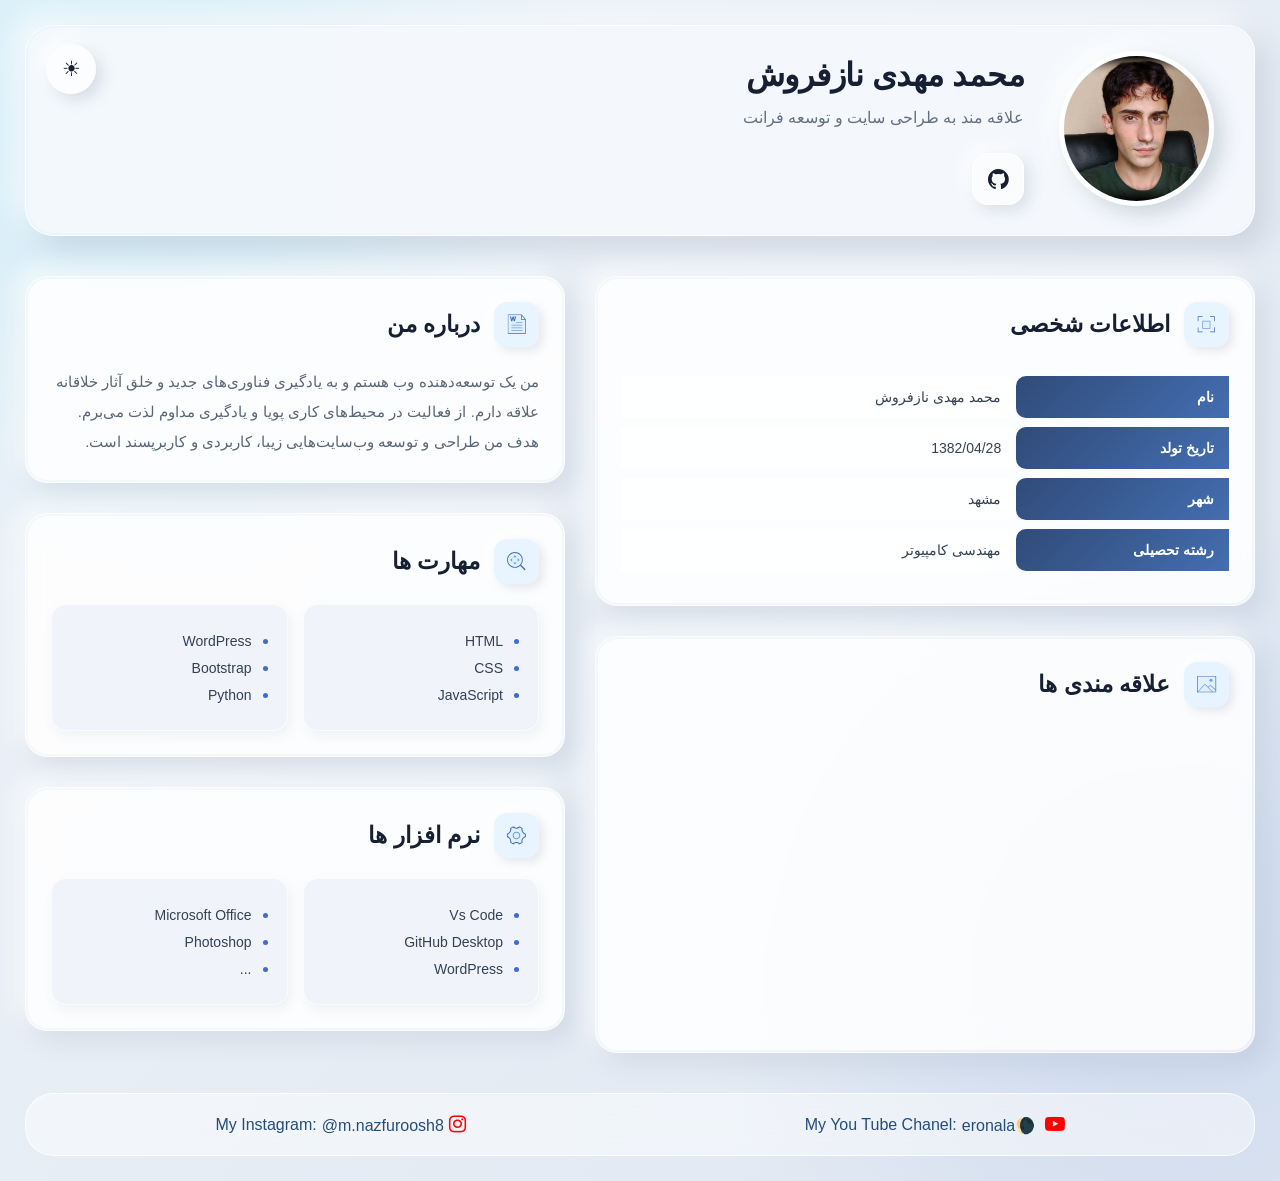
<file: index.html>
<!DOCTYPE html>
<html lang="en">
<head>
    <meta charset="UTF-8">
    <meta name="viewport" content="width=device-width, initial-scale=1.0">
    <title>صفحه شخصی من</title>
    <link rel="stylesheet" href="https://cdnjs.cloudflare.com/ajax/libs/font-awesome/4.7.0/css/font-awesome.min.css">
    <link rel="stylesheet"  href="about me.css">
</head>
<body>
    <header>
        <nav>
            <button id="themeToggle" class="theme-toggle" aria-label="تغییر حالت شب و روز">
                <span class="sun">☀</span><span class="moon">🌙</span>
            </button>
            <section>            
                <img src="me.jpg" alt="محمد مهدی نازفروش">
           </section>
           <section>
            <h1>محمد مهدی نازفروش</h1>
            <p>علاقه مند به طراحی سایت و توسعه فرانت</p>
            <a href="https://mohammadmahdinazfuroosh-1382.github.io/my-website/" target="_blank"><i style="font-size:24px" class="fa">&#xf09b;</i></a>
           </section>
        </nav>
    </header>
    <main>
        <section class="info">
            <section>
                <div class="ac">
                <svg viewBox="0 0 1024 1024" class="icon" version="1.1" xmlns="http://www.w3.org/2000/svg" fill="#000000"><g id="SVGRepo_bgCarrier" stroke-width="0"></g><g id="SVGRepo_tracerCarrier" stroke-linecap="round" stroke-linejoin="round"></g><g id="SVGRepo_iconCarrier"><path d="M381.5 411.1h247.8v219.1H381.5z" fill="#E1F0FF"></path>
                <path d="M787.3 401.8h-24.4v-137H626v-24.3h161.3z" fill="#446EB1"></path><path d="M787.3 768.5H626v-24.4h136.9V600.5h24.4z" fill="#446EB1"></path><path d="M246.7 401.8h-24.4V240.5h161.3v24.3H246.7z" fill="#446EB1">

                </path><path d="M383.6 769.9H222.3V608.6h24.4v137h136.9z" fill="#446EB1"></path><path d="M629.3 654.6H385.9c-6.7 0-12.2-5.4-12.2-12.2V398.9c0-6.7 5.4-12.2 12.2-12.2h243.5c6.7 0 12.2 5.4 12.2 12.2v243.5c-0.1 6.7-5.5 12.2-12.3 12.2zM398 630.2h219.1V411.1H398v219.1z" fill="#6D9EE8"></path></g></svg>
            <h1>اطلاعات شخصی</h1>
                </div>

            <table>
                <tr><th>نام</th><td> محمد مهدی نازفروش</td></tr>
                <tr><th> تاریخ تولد</th><td>1382/04/28</td></tr>
                <tr><th>شهر</th><td>مشهد</td></tr>
                <tr><th>رشته تحصیلی</th><td>مهندسی کامپیوتر</td></tr>
            </table>                
            </section>

            <section>
                <div class="ac">
<svg viewBox="0 0 1024 1024" class="icon" version="1.1" xmlns="http://www.w3.org/2000/svg" fill="#000000"><g id="SVGRepo_bgCarrier" stroke-width="0"></g><g id="SVGRepo_tracerCarrier" stroke-linecap="round" stroke-linejoin="round"></g><g id="SVGRepo_iconCarrier"><path d="M212.5 239.8h609.3v516.5H212.5z" fill="#E1F0FF"></path><path d="M229.5 766l-16.7-16.5 249-261.1 263.5 263.8-16.1 17-246.8-247.4z" fill="#6D9EE8"></path><path d="M806.8 698.2L636.6 552.4c-20 20.5-58.4 59.9-62.5 63.2l-14.6-18.5-0.1 0.1c4-3.5 43.9-44.3 68.1-69.2l7.6-7.8 186.6 159.9-14.9 18.1z" fill="#6D9EE8"></path><path d="M610.4 374.5a49.4 50.2 0 1 0 98.8 0 49.4 50.2 0 1 0-98.8 0Z" fill="#6D9EE8"></path><path d="M808.9 228.5h22.3V772h-22.3zM202.1 228.5h606.8v22.6H202.1z" fill="#446EB1"></path><path d="M198.9 228.5h22.3V772h-22.3z" fill="#446EB1"></path><path d="M202.1 749.4h606.8V772H202.1z" fill="#446EB1"></path></g></svg>
                <h1>علاقه مندی ها</h1>

                </div>    
                <div class="favorite-slider">
        <img src="chees.jpg" alt="شطرنج" class="favorite-image">
        <img src="game.jpg" alt="گیم" class="favorite-image">
        <img src="program.jpg" alt="برنامه نویسی" class="favorite-image">
    </div>
            </section>
        </section>
        <section class="about-me">
                <section class="skill">
                    <div class="ac">
                    <svg viewBox="0 0 1024 1024" class="icon" version="1.1" xmlns="http://www.w3.org/2000/svg" fill="#000000"><g id="SVGRepo_bgCarrier" stroke-width="0"></g><g id="SVGRepo_tracerCarrier" stroke-linecap="round" stroke-linejoin="round"></g><g id="SVGRepo_iconCarrier"><path d="M227.7 180.4h455.2v22.8H227.7z" fill="#446EB1"></path><path d="M666 196.6l17-16.2 136.4 159.4-17 16.2L666 196.6zM227.7 203.2h22.8V795h-22.8z" fill="#446EB1"></path><path d="M250.5 203.2v594.7h546.2V363.3H660.2V203.2H250.5z" fill="#E1F0FF"></path><path d="M796.7 339.7h22.8v455.2h-22.8zM227.7 794.9h591.8v22.8H227.7z" fill="#446EB1"></path><path d="M500.8 430.8h204.8v22.8H500.8zM341.5 521.8h364.2v22.8H341.5zM341.5 612.9h364.2v22.8H341.5zM341.5 703.9h364.2v22.8H341.5z" fill="#6D9EE8"></path><path d="M660.2 203.2H683v159.3h-22.8z" fill="#446EB1"></path><path d="M682.9 339.7h113.8v22.8H682.9zM442.3 277.3h15.3L440 347.7l-22.8-99h-36.6l-26.5 99-19.9-99H296L334.8 408h37.4l26.2-94.2 23.4 94.2h34.5l44.5-159.3h-58.6v28.6h0.1z" fill="#446EB1"></path></g></svg>
                    <h1>درباره من</h1>                        
                    </div>

<p>من یک توسعه‌دهنده وب هستم و به یادگیری فناوری‌های جدید و خلق آثار خلاقانه علاقه دارم. از فعالیت در محیط‌های کاری پویا و یادگیری مداوم لذت می‌برم. هدف من طراحی و توسعه وب‌سایت‌هایی زیبا، کاربردی و کاربرپسند است.</p> 
               </section>
                <section class="skill">
                    <div class="ac">
                    <svg viewBox="0 0 1024 1024" class="icon" version="1.1" xmlns="http://www.w3.org/2000/svg" fill="#000000"><g id="SVGRepo_bgCarrier" stroke-width="0"></g><g id="SVGRepo_tracerCarrier" stroke-linecap="round" stroke-linejoin="round"></g><g id="SVGRepo_iconCarrier"><path d="M460 459.3m-245.2 0a245.2 245.2 0 1 0 490.4 0 245.2 245.2 0 1 0-490.4 0Z" fill="#E1F0FF"></path><path d="M460 719c-69.4 0-134.6-27-183.6-76.1s-76.1-114.3-76.1-183.6c0-69.4 27-134.6 76.1-183.6s114.3-76.1 183.6-76.1c69.4 0 134.6 27 183.6 76.1s76.1 114.3 76.1 183.6c0 69.4-27 134.6-76.1 183.6S529.4 719 460 719z m0-490.4c-61.6 0-119.6 24-163.1 67.6-43.6 43.6-67.6 101.5-67.6 163.1s24 119.6 67.6 163.1C340.4 666 398.4 690 460 690s119.6-24 163.1-67.6c43.6-43.6 67.6-101.5 67.6-163.1s-24-119.6-67.6-163.1c-43.5-43.6-101.5-67.6-163.1-67.6z" fill="#446EB1"></path><path d="M397 370.1l63-63 63 63M550.9 398l63 63-63 63.1M369.1 398L306 461l63 63.1M397 548.5l63 63 63-63" fill="#6D9EE8"></path><path d="M640.6 630.6c8.7-8.7 22.8-8.7 31.5 0L802 760.5c8.6 8.9 8.3 23-0.5 31.5-8.6 8.3-22.3 8.3-31 0L640.6 662.1c-8.4-8.6-8.1-22.6 0-31.5z" fill="#446EB1"></path></g></svg>
                    <h1>مهارت ها</h1>
                    </div>

                    <div>
                        <section>
                            <ul>
                                <li>HTML</li>
                                <li>CSS</li>
                                <li>JavaScript</li>
                            </ul>
                        </section>
                        <section>
                            <ul>
                                <li>WordPress</li>
                                <li>Bootstrap</li>
                                <li>Python</li>
                            </ul>
                        </section>                        
                    </div>

                   
                </section>

                <section class="skill">
                    <div class="ac">
                        <svg viewBox="0 0 1024 1024" class="icon" version="1.1" xmlns="http://www.w3.org/2000/svg" fill="#000000"><g id="SVGRepo_bgCarrier" stroke-width="0"></g><g id="SVGRepo_tracerCarrier" stroke-linecap="round" stroke-linejoin="round"></g><g id="SVGRepo_iconCarrier"><path d="M335.4 744.4c17.8 13.3 37.1 24.5 57.6 33.4 14.6-11.9 30.9-21.4 48.5-28.5 22-8.8 45.1-13.2 68.5-13.2 43 0 84 14.7 117.1 41.7 20.4-8.9 39.7-20.1 57.5-33.4-2.9-18.7-3-37.7-0.3-56.6 3.4-23.5 11.1-45.8 22.8-66.2 11.7-20.5 27.1-38.3 45.6-53.1 15-11.9 31.3-21.2 49-28.1 1.3-11.4 2-22.6 2-33.5 0-10.9-0.7-22.1-2-33.5-17.6-6.8-34-16.2-48.9-28.1-18.6-14.8-34-32.7-45.7-53.1s-19.4-42.7-22.8-66.2c-2.8-18.9-2.6-37.9 0.3-56.6-17.8-13.3-37.1-24.5-57.6-33.4-33 27-74.1 41.7-117.1 41.7-23.5 0-46.6-4.5-68.5-13.2-17.6-7-33.9-16.6-48.5-28.5-20.4 8.9-39.7 20.1-57.6 33.4 3 18.7 3.1 37.7 0.3 56.6-3.4 23.5-11.1 45.8-22.9 66.2-11.7 20.4-27.1 38.3-45.6 53.1-14.9 11.9-31.3 21.2-48.9 28.1-1.3 11.3-2 22.6-2 33.5 0 11 0.7 22.2 2 33.5 17.6 6.8 34 16.2 48.9 28.1 18.6 14.8 34 32.7 45.7 53.1 21.5 37.4 29.4 80.5 22.6 122.8z" fill="#E1F0FF"></path><path d="M818 458.7l-1.9-12.2-11.8-3.6c-33.2-10.1-60.9-32.2-78.1-62.2-17.2-30-22.3-65.2-14.4-99.2l2.8-12-9.5-7.7c-25.6-20.8-54-37.3-84.7-49.1l-11.6-4.5-9 8.5c-25.1 23.8-57.9 36.9-92.3 36.9-34.3 0-67.1-13.1-92.4-36.9l-9-8.5-11.6 4.5c-30.6 11.9-59.1 28.4-84.6 49.1l-9.5 7.7 2.8 12c7.9 34 2.8 69.2-14.5 99.2-16.9 29.5-45.3 52.2-78 62.1l-11.7 3.6-1.9 12.2c-2.6 16.6-4 33.1-4 49.1s1.4 32.6 4 49.1L199 569l11.7 3.6c33.2 10.1 60.9 32.2 78.1 62.2 17.3 30.2 22.4 65.3 14.4 99.1l-2.8 12 9.5 7.7c25.5 20.7 53.9 37.3 84.6 49.1l11.5 4.5 9-8.5c25.2-23.8 58.1-36.9 92.4-36.9 34.5 0 67.3 13.1 92.3 36.9l9 8.5 11.6-4.5c30.7-11.9 59.2-28.4 84.6-49.1l9.5-7.7-2.8-11.9c-7.7-33.4-2.5-69.6 14.5-99.2 16.9-29.5 45.3-52.2 78.1-62.2L816 569l1.9-12.2c2.6-16.7 3.9-33.2 3.9-49.1 0.1-15.9-1.2-32.4-3.8-49z m-27.5 81.6c-17.1 6.6-33 15.7-47.5 27.2-18 14.4-33 31.7-44.3 51.6-11.4 19.8-18.8 41.4-22.2 64.3-2.7 18.3-2.6 36.8 0.3 54.9-17.3 12.9-36 23.8-55.8 32.5-32.1-26.2-71.9-40.5-113.6-40.5-22.8 0-45.2 4.3-66.5 12.9-17.1 6.8-32.9 16.1-47.1 27.6-19.9-8.7-38.6-19.5-55.9-32.5 6.6-41-1-82.9-21.8-119.3-11.4-19.9-26.4-37.2-44.4-51.6-14.4-11.5-30.4-20.6-47.5-27.2-1.3-11-2-21.9-2-32.5 0-10.6 0.7-21.5 2-32.5 17.1-6.6 33-15.7 47.5-27.2 18-14.3 33-31.7 44.3-51.5 11.4-19.8 18.9-41.4 22.2-64.3 2.7-18.3 2.5-36.8-0.3-54.9 17.4-12.9 36.1-23.8 55.9-32.5 14.2 11.5 30 20.8 47.1 27.6 21.3 8.5 43.7 12.9 66.5 12.9 41.7 0 81.5-14.3 113.6-40.5 19.9 8.7 38.6 19.5 55.9 32.5-2.9 18.1-3 36.6-0.3 54.9 3.3 22.8 10.8 44.5 22.2 64.3C710 416.3 725 433.7 743 448c14.4 11.5 30.4 20.6 47.5 27.2 1.3 11.1 2 22 2 32.5-0.1 10.6-0.8 21.5-2 32.6z" fill="#446EB1"></path><path d="M510.1 636.3c-68.9 0-125-56.1-125-125s56.1-125 125-125 125 56.1 125 125-56.1 125-125 125z m0-216.2c-50.3 0-91.3 40.9-91.3 91.3s40.9 91.3 91.3 91.3c50.3 0 91.3-40.9 91.3-91.3s-41-91.3-91.3-91.3z" fill="#6D9EE8"></path></g></svg>
                        <h1>نرم افزار ها</h1>                     
                    </div>

                    <div>
                        <section>
                    <ul>
                        <li>Vs Code</li>
                        <li>GitHub Desktop</li>
                        <li>WordPress</li>
                    </ul>
                        </section>
                        <section>
                    <ul>
                        <li>Microsoft Office</li>
                        <li>Photoshop</li>
                        <li>...</li>
                    </ul>                            
                        </section>
                    </div>


                </section>
                
        </section>
    </main>
        <footer>
        <div>
            <p>My Instagram:</p> 
            <p>  @m.nazfuroosh8<i class="fa fa-instagram" style="font-size:40px;color:red ; font-size: 20px ;"></i></p>
   
        </div>
        <div>
            <p>My You Tube Chanel:</p> 
            <p>eronala🌘 <i class="fa fa-youtube-play" style="color:red; font-size: 20px;"></i>
             </p>
        </div>

        
    </footer>
    <script src="about me.js"></script>
</body>
</html>
</file>
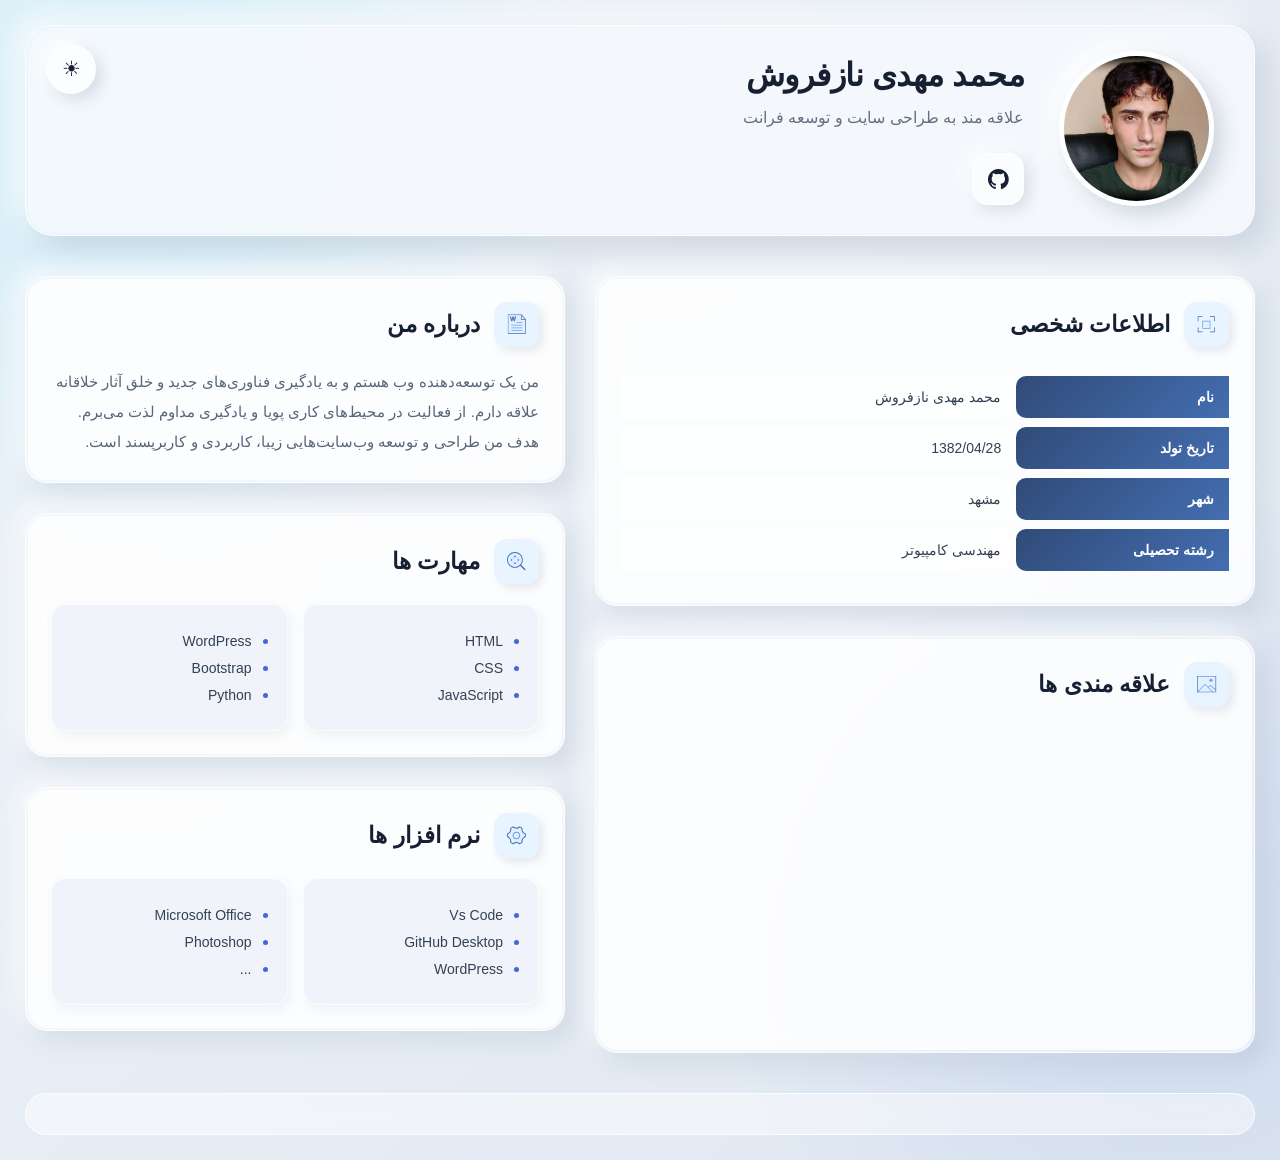
<file: about me.html>
<!DOCTYPE html>
<html lang="en">
<head>
    <meta charset="UTF-8">
    <meta name="viewport" content="width=device-width, initial-scale=1.0">
    <title>صفحه شخصی من</title>
    <link rel="stylesheet" href="https://cdnjs.cloudflare.com/ajax/libs/font-awesome/4.7.0/css/font-awesome.min.css">
    <link rel="stylesheet"  href="about me.css">
</head>
<body>
    <header>
        <nav>
            <button id="themeToggle" class="theme-toggle" aria-label="تغییر حالت شب و روز">
                <span class="sun">☀</span><span class="moon">🌙</span>
            </button>
            <section>            
                <img src="me.jpg" alt="محمد مهدی نازفروش">
           </section>
           <section>
            <h1>محمد مهدی نازفروش</h1>
            <p>علاقه مند به طراحی سایت و توسعه فرانت</p>
            <a href="https://github.com/mohammadmahdinazfuroosh-1382/my-website" target="_blank"><i style="font-size:24px" class="fa">&#xf09b;</i></a>
           </section>
        </nav>
    </header>
    <main>
        <section class="info">
            <section>
                <div class="ac">
                <svg viewBox="0 0 1024 1024" class="icon" version="1.1" xmlns="http://www.w3.org/2000/svg" fill="#000000"><g id="SVGRepo_bgCarrier" stroke-width="0"></g><g id="SVGRepo_tracerCarrier" stroke-linecap="round" stroke-linejoin="round"></g><g id="SVGRepo_iconCarrier"><path d="M381.5 411.1h247.8v219.1H381.5z" fill="#E1F0FF"></path>
                <path d="M787.3 401.8h-24.4v-137H626v-24.3h161.3z" fill="#446EB1"></path><path d="M787.3 768.5H626v-24.4h136.9V600.5h24.4z" fill="#446EB1"></path><path d="M246.7 401.8h-24.4V240.5h161.3v24.3H246.7z" fill="#446EB1">

                </path><path d="M383.6 769.9H222.3V608.6h24.4v137h136.9z" fill="#446EB1"></path><path d="M629.3 654.6H385.9c-6.7 0-12.2-5.4-12.2-12.2V398.9c0-6.7 5.4-12.2 12.2-12.2h243.5c6.7 0 12.2 5.4 12.2 12.2v243.5c-0.1 6.7-5.5 12.2-12.3 12.2zM398 630.2h219.1V411.1H398v219.1z" fill="#6D9EE8"></path></g></svg>
            <h1>اطلاعات شخصی</h1>
                </div>

            <table>
                <tr><th>نام</th><td> محمد مهدی نازفروش</td></tr>
                <tr><th> تاریخ تولد</th><td>1382/04/28</td></tr>
                <tr><th>شهر</th><td>مشهد</td></tr>
                <tr><th>رشته تحصیلی</th><td>مهندسی کامپیوتر</td></tr>
            </table>                
            </section>

            <section>
                <div class="ac">
<svg viewBox="0 0 1024 1024" class="icon" version="1.1" xmlns="http://www.w3.org/2000/svg" fill="#000000"><g id="SVGRepo_bgCarrier" stroke-width="0"></g><g id="SVGRepo_tracerCarrier" stroke-linecap="round" stroke-linejoin="round"></g><g id="SVGRepo_iconCarrier"><path d="M212.5 239.8h609.3v516.5H212.5z" fill="#E1F0FF"></path><path d="M229.5 766l-16.7-16.5 249-261.1 263.5 263.8-16.1 17-246.8-247.4z" fill="#6D9EE8"></path><path d="M806.8 698.2L636.6 552.4c-20 20.5-58.4 59.9-62.5 63.2l-14.6-18.5-0.1 0.1c4-3.5 43.9-44.3 68.1-69.2l7.6-7.8 186.6 159.9-14.9 18.1z" fill="#6D9EE8"></path><path d="M610.4 374.5a49.4 50.2 0 1 0 98.8 0 49.4 50.2 0 1 0-98.8 0Z" fill="#6D9EE8"></path><path d="M808.9 228.5h22.3V772h-22.3zM202.1 228.5h606.8v22.6H202.1z" fill="#446EB1"></path><path d="M198.9 228.5h22.3V772h-22.3z" fill="#446EB1"></path><path d="M202.1 749.4h606.8V772H202.1z" fill="#446EB1"></path></g></svg>
                <h1>علاقه مندی ها</h1>

                </div>    
                <div class="favorite-slider">
        <img src="chees.jpg" alt="شطرنج" class="favorite-image">
        <img src="game.jpg" alt="گیم" class="favorite-image">
        <img src="program.jpg" alt="برنامه نویسی" class="favorite-image">
    </div>
            </section>
        </section>
        <section class="about-me">
                <section class="skill">
                    <div class="ac">
                    <svg viewBox="0 0 1024 1024" class="icon" version="1.1" xmlns="http://www.w3.org/2000/svg" fill="#000000"><g id="SVGRepo_bgCarrier" stroke-width="0"></g><g id="SVGRepo_tracerCarrier" stroke-linecap="round" stroke-linejoin="round"></g><g id="SVGRepo_iconCarrier"><path d="M227.7 180.4h455.2v22.8H227.7z" fill="#446EB1"></path><path d="M666 196.6l17-16.2 136.4 159.4-17 16.2L666 196.6zM227.7 203.2h22.8V795h-22.8z" fill="#446EB1"></path><path d="M250.5 203.2v594.7h546.2V363.3H660.2V203.2H250.5z" fill="#E1F0FF"></path><path d="M796.7 339.7h22.8v455.2h-22.8zM227.7 794.9h591.8v22.8H227.7z" fill="#446EB1"></path><path d="M500.8 430.8h204.8v22.8H500.8zM341.5 521.8h364.2v22.8H341.5zM341.5 612.9h364.2v22.8H341.5zM341.5 703.9h364.2v22.8H341.5z" fill="#6D9EE8"></path><path d="M660.2 203.2H683v159.3h-22.8z" fill="#446EB1"></path><path d="M682.9 339.7h113.8v22.8H682.9zM442.3 277.3h15.3L440 347.7l-22.8-99h-36.6l-26.5 99-19.9-99H296L334.8 408h37.4l26.2-94.2 23.4 94.2h34.5l44.5-159.3h-58.6v28.6h0.1z" fill="#446EB1"></path></g></svg>
                    <h1>درباره من</h1>                        
                    </div>

<p>من یک توسعه‌دهنده وب هستم و به یادگیری فناوری‌های جدید و خلق آثار خلاقانه علاقه دارم. از فعالیت در محیط‌های کاری پویا و یادگیری مداوم لذت می‌برم. هدف من طراحی و توسعه وب‌سایت‌هایی زیبا، کاربردی و کاربرپسند است.</p> 
               </section>
                <section class="skill">
                    <div class="ac">
                    <svg viewBox="0 0 1024 1024" class="icon" version="1.1" xmlns="http://www.w3.org/2000/svg" fill="#000000"><g id="SVGRepo_bgCarrier" stroke-width="0"></g><g id="SVGRepo_tracerCarrier" stroke-linecap="round" stroke-linejoin="round"></g><g id="SVGRepo_iconCarrier"><path d="M460 459.3m-245.2 0a245.2 245.2 0 1 0 490.4 0 245.2 245.2 0 1 0-490.4 0Z" fill="#E1F0FF"></path><path d="M460 719c-69.4 0-134.6-27-183.6-76.1s-76.1-114.3-76.1-183.6c0-69.4 27-134.6 76.1-183.6s114.3-76.1 183.6-76.1c69.4 0 134.6 27 183.6 76.1s76.1 114.3 76.1 183.6c0 69.4-27 134.6-76.1 183.6S529.4 719 460 719z m0-490.4c-61.6 0-119.6 24-163.1 67.6-43.6 43.6-67.6 101.5-67.6 163.1s24 119.6 67.6 163.1C340.4 666 398.4 690 460 690s119.6-24 163.1-67.6c43.6-43.6 67.6-101.5 67.6-163.1s-24-119.6-67.6-163.1c-43.5-43.6-101.5-67.6-163.1-67.6z" fill="#446EB1"></path><path d="M397 370.1l63-63 63 63M550.9 398l63 63-63 63.1M369.1 398L306 461l63 63.1M397 548.5l63 63 63-63" fill="#6D9EE8"></path><path d="M640.6 630.6c8.7-8.7 22.8-8.7 31.5 0L802 760.5c8.6 8.9 8.3 23-0.5 31.5-8.6 8.3-22.3 8.3-31 0L640.6 662.1c-8.4-8.6-8.1-22.6 0-31.5z" fill="#446EB1"></path></g></svg>
                    <h1>مهارت ها</h1>
                    </div>

                    <div>
                        <section>
                            <ul>
                                <li>HTML</li>
                                <li>CSS</li>
                                <li>JavaScript</li>
                            </ul>
                        </section>
                        <section>
                            <ul>
                                <li>WordPress</li>
                                <li>Bootstrap</li>
                                <li>Python</li>
                            </ul>
                        </section>                        
                    </div>

                   
                </section>

                <section class="skill">
                    <div class="ac">
                        <svg viewBox="0 0 1024 1024" class="icon" version="1.1" xmlns="http://www.w3.org/2000/svg" fill="#000000"><g id="SVGRepo_bgCarrier" stroke-width="0"></g><g id="SVGRepo_tracerCarrier" stroke-linecap="round" stroke-linejoin="round"></g><g id="SVGRepo_iconCarrier"><path d="M335.4 744.4c17.8 13.3 37.1 24.5 57.6 33.4 14.6-11.9 30.9-21.4 48.5-28.5 22-8.8 45.1-13.2 68.5-13.2 43 0 84 14.7 117.1 41.7 20.4-8.9 39.7-20.1 57.5-33.4-2.9-18.7-3-37.7-0.3-56.6 3.4-23.5 11.1-45.8 22.8-66.2 11.7-20.5 27.1-38.3 45.6-53.1 15-11.9 31.3-21.2 49-28.1 1.3-11.4 2-22.6 2-33.5 0-10.9-0.7-22.1-2-33.5-17.6-6.8-34-16.2-48.9-28.1-18.6-14.8-34-32.7-45.7-53.1s-19.4-42.7-22.8-66.2c-2.8-18.9-2.6-37.9 0.3-56.6-17.8-13.3-37.1-24.5-57.6-33.4-33 27-74.1 41.7-117.1 41.7-23.5 0-46.6-4.5-68.5-13.2-17.6-7-33.9-16.6-48.5-28.5-20.4 8.9-39.7 20.1-57.6 33.4 3 18.7 3.1 37.7 0.3 56.6-3.4 23.5-11.1 45.8-22.9 66.2-11.7 20.4-27.1 38.3-45.6 53.1-14.9 11.9-31.3 21.2-48.9 28.1-1.3 11.3-2 22.6-2 33.5 0 11 0.7 22.2 2 33.5 17.6 6.8 34 16.2 48.9 28.1 18.6 14.8 34 32.7 45.7 53.1 21.5 37.4 29.4 80.5 22.6 122.8z" fill="#E1F0FF"></path><path d="M818 458.7l-1.9-12.2-11.8-3.6c-33.2-10.1-60.9-32.2-78.1-62.2-17.2-30-22.3-65.2-14.4-99.2l2.8-12-9.5-7.7c-25.6-20.8-54-37.3-84.7-49.1l-11.6-4.5-9 8.5c-25.1 23.8-57.9 36.9-92.3 36.9-34.3 0-67.1-13.1-92.4-36.9l-9-8.5-11.6 4.5c-30.6 11.9-59.1 28.4-84.6 49.1l-9.5 7.7 2.8 12c7.9 34 2.8 69.2-14.5 99.2-16.9 29.5-45.3 52.2-78 62.1l-11.7 3.6-1.9 12.2c-2.6 16.6-4 33.1-4 49.1s1.4 32.6 4 49.1L199 569l11.7 3.6c33.2 10.1 60.9 32.2 78.1 62.2 17.3 30.2 22.4 65.3 14.4 99.1l-2.8 12 9.5 7.7c25.5 20.7 53.9 37.3 84.6 49.1l11.5 4.5 9-8.5c25.2-23.8 58.1-36.9 92.4-36.9 34.5 0 67.3 13.1 92.3 36.9l9 8.5 11.6-4.5c30.7-11.9 59.2-28.4 84.6-49.1l9.5-7.7-2.8-11.9c-7.7-33.4-2.5-69.6 14.5-99.2 16.9-29.5 45.3-52.2 78.1-62.2L816 569l1.9-12.2c2.6-16.7 3.9-33.2 3.9-49.1 0.1-15.9-1.2-32.4-3.8-49z m-27.5 81.6c-17.1 6.6-33 15.7-47.5 27.2-18 14.4-33 31.7-44.3 51.6-11.4 19.8-18.8 41.4-22.2 64.3-2.7 18.3-2.6 36.8 0.3 54.9-17.3 12.9-36 23.8-55.8 32.5-32.1-26.2-71.9-40.5-113.6-40.5-22.8 0-45.2 4.3-66.5 12.9-17.1 6.8-32.9 16.1-47.1 27.6-19.9-8.7-38.6-19.5-55.9-32.5 6.6-41-1-82.9-21.8-119.3-11.4-19.9-26.4-37.2-44.4-51.6-14.4-11.5-30.4-20.6-47.5-27.2-1.3-11-2-21.9-2-32.5 0-10.6 0.7-21.5 2-32.5 17.1-6.6 33-15.7 47.5-27.2 18-14.3 33-31.7 44.3-51.5 11.4-19.8 18.9-41.4 22.2-64.3 2.7-18.3 2.5-36.8-0.3-54.9 17.4-12.9 36.1-23.8 55.9-32.5 14.2 11.5 30 20.8 47.1 27.6 21.3 8.5 43.7 12.9 66.5 12.9 41.7 0 81.5-14.3 113.6-40.5 19.9 8.7 38.6 19.5 55.9 32.5-2.9 18.1-3 36.6-0.3 54.9 3.3 22.8 10.8 44.5 22.2 64.3C710 416.3 725 433.7 743 448c14.4 11.5 30.4 20.6 47.5 27.2 1.3 11.1 2 22 2 32.5-0.1 10.6-0.8 21.5-2 32.6z" fill="#446EB1"></path><path d="M510.1 636.3c-68.9 0-125-56.1-125-125s56.1-125 125-125 125 56.1 125 125-56.1 125-125 125z m0-216.2c-50.3 0-91.3 40.9-91.3 91.3s40.9 91.3 91.3 91.3c50.3 0 91.3-40.9 91.3-91.3s-41-91.3-91.3-91.3z" fill="#6D9EE8"></path></g></svg>
                        <h1>نرم افزار ها</h1>                     
                    </div>

                    <div>
                        <section>
                    <ul>
                        <li>Vs Code</li>
                        <li>GitHub Desktop</li>
                        <li>WordPress</li>
                    </ul>
                        </section>
                        <section>
                    <ul>
                        <li>Microsoft Office</li>
                        <li>Photoshop</li>
                        <li>...</li>
                    </ul>                            
                        </section>
                    </div>


                </section>
                
        </section>
    </main>
    <footer></footer>
    <script src="about me.js"></script>
</body>
</html>
</file>
<file: about me.css>
* {
    box-sizing: border-box;
}

html {
    scroll-behavior: smooth;
}

body {
    margin: 0;
    min-height: 100vh;
    direction: rtl;
    font-family:
        "Segoe UI",
        Tahoma,
        Arial,
        sans-serif;
    background:
        radial-gradient(
            circle at 10% 10%,
            rgba(0, 207, 255, 0.12),
            transparent 30%
        ),
        radial-gradient(
            circle at 90% 80%,
            rgba(62, 108, 209, 0.12),
            transparent 30%
        ),
        linear-gradient(
            135deg,
            #eef3f9,
            #dfe7f1
        );
    color: #172033;
    padding: 25px;
    transition:
        background 0.5s ease,
        color 0.5s ease;
}

:root[data-theme="dark"] body {
    background:
        radial-gradient(
            circle at 10% 10%,
            rgba(0, 207, 255, 0.08),
            transparent 30%
        ),
        radial-gradient(
            circle at 90% 80%,
            rgba(62, 108, 209, 0.10),
            transparent 30%
        ),
        linear-gradient(
            135deg,
            #0b1220,
            #121c2d
        );
    color: #f2f7ff;
}

nav {
    position: relative;
    display: flex;
    align-items: center;
    gap: 35px;
    width: 100%;
    min-height: 210px;
    padding: 25px 40px;
    border: 1px solid rgba(255, 255, 255, 0.8);
    border-radius: 28px;
    background: rgba(255, 255, 255, 0.48);
    backdrop-filter: blur(20px);
    -webkit-backdrop-filter: blur(20px);
    box-shadow:
        12px 12px 30px rgba(93, 110, 135, 0.20),
        -10px -10px 30px rgba(255, 255, 255, 0.85);
    overflow: hidden;
    transition:
        background 0.5s ease,
        border 0.5s ease,
        box-shadow 0.5s ease;
}

nav::after {
    content: "";
    position: absolute;
    inset: 2px;
    border-radius: 26px;
    background:
        rgba(244, 248, 252, 0.90);
    z-index: 1;
    pointer-events: none;
}

nav section {
    position: relative;
    z-index: 2;
}

nav img {
    width: 155px;
    height: 155px;
    object-fit: cover;
    border-radius: 50%;
    border: 5px solid rgba(255, 255, 255, 0.8);
    box-shadow:
        8px 8px 20px rgba(87, 103, 126, 0.25),
        -8px -8px 20px rgba(255, 255, 255, 0.9);
    transition: all 0.45s ease;
}

nav:hover img {
    transform:
        scale(1.04)
        rotate(1deg);
    box-shadow:
        0 0 0 6px rgba(0, 207, 255, 0.08),
        10px 10px 25px rgba(87, 103, 126, 0.25),
        -10px -10px 25px rgba(255, 255, 255, 0.9);
}

nav h1 {
    margin: 0 0 10px;
    font-size: 32px;
    font-weight: 800;
    color: #172033;
    letter-spacing: -0.5px;
}

nav p {
    margin: 0 0 20px;
    color: #657083;
    font-size: 16px;
    line-height: 1.8;
}

nav a {
    display: inline-flex;
    align-items: center;
    justify-content: center;
    width: 52px;
    height: 52px;
    border-radius: 16px;
    color: #172033;
    background: rgba(255, 255, 255, 0.65);
    text-decoration: none;
    border: 1px solid rgba(255, 255, 255, 0.8);
    box-shadow:
        5px 5px 15px rgba(93, 110, 135, 0.20),
        -5px -5px 15px rgba(255, 255, 255, 0.9);
    transition: all 0.35s ease;
}

nav a:hover {
    color: #00bde8;
    transform: translateY(-5px);
    box-shadow:
        0 8px 22px rgba(0, 207, 255, 0.22),
        -5px -5px 15px rgba(255, 255, 255, 0.9);
}

.theme-toggle {
    position: absolute;
    top: 18px;
    left: 20px;
    z-index: 10;
    width: 50px;
    height: 50px;
    display: flex;
    align-items: center;
    justify-content: center;
    border: none;
    border-radius: 50%;
    cursor: pointer;
    font-size: 21px;
    color: #172033;
    background: rgba(255, 255, 255, 0.72);
    box-shadow:
        6px 6px 15px rgba(93, 110, 135, 0.20),
        -6px -6px 15px rgba(255, 255, 255, 0.9);
    transition:
        transform 0.35s ease,
        color 0.35s ease,
        background 0.35s ease,
        box-shadow 0.35s ease;
}

.theme-toggle:hover {
    transform:
        translateY(-3px)
        rotate(8deg);
    color: #00bde8;
    box-shadow:
        0 0 20px rgba(0, 207, 255, 0.25),
        6px 6px 15px rgba(93, 110, 135, 0.20),
        -6px -6px 15px rgba(255, 255, 255, 0.9);
}

.theme-toggle .moon {
    display: none;
}

.theme-toggle .sun {
    display: block;
}

[data-theme="dark"] .theme-toggle .sun {
    display: none;
}

[data-theme="dark"] .theme-toggle .moon {
    display: block;
}

nav::before {
    content: "";
    position: absolute;
    width: 180%;
    height: 180%;
    top: -40%;
    left: -40%;
    background:
        conic-gradient(
            from 0deg,
            transparent 0deg,
            transparent 260deg,
            rgba(0, 207, 255, 0.75) 300deg,
            rgba(0, 255, 255, 0.95) 320deg,
            transparent 350deg
        );
    animation: rotateNav 5s linear infinite;
    opacity: 0;
    transition: opacity 0.4s ease;
    z-index: 0;
    pointer-events: none;
}

html:not([data-theme="dark"]) nav:hover::before {
    opacity: 1;
}

html[data-theme="dark"] nav::before {
    opacity: 0 !important;
}

nav section,
nav img,
nav a,
nav button {
    position: relative;
    z-index: 2;
}

@keyframes rotateNav {
    from {
        transform: rotate(0deg);
    }

    to {
        transform: rotate(360deg);
    }
}

main {
    display: grid;
    grid-template-columns: 1.1fr 0.9fr;
    gap: 30px;
    margin: 40px auto;
    max-width: 1250px;
    align-items: start;
}

.info {
    display: flex;
    flex-direction: column;
    gap: 30px;
    width: 100%;
}

.info > section,
.skill {
    position: relative;
    width: 100%;
    padding: 25px;
    border-radius: 22px;
    background: rgba(255, 255, 255, 0.55);
    border: 1px solid rgba(255, 255, 255, 0.75);
    backdrop-filter: blur(16px);
    -webkit-backdrop-filter: blur(16px);
    box-shadow:
        8px 8px 25px rgba(93, 110, 135, 0.16),
        -8px -8px 25px rgba(255, 255, 255, 0.8);
    transition:
        transform 0.35s ease,
        box-shadow 0.35s ease,
        background 0.5s ease;
    overflow: hidden;
}

.info > section::before,
.skill::before {
    content: "";
    position: absolute;
    width: 180%;
    height: 180%;
    top: -40%;
    left: -40%;
    background:
        conic-gradient(
            transparent 0deg,
            transparent 255deg,
            rgba(0, 207, 255, 0.05) 280deg,
            rgba(0, 207, 255, 0.85) 305deg,
            rgba(0, 255, 255, 0.95) 320deg,
            transparent 345deg
        );
    animation: cardLight 5s linear infinite;
    opacity: 0;
    transition: opacity 0.4s ease;
    z-index: 0;
    pointer-events: none;
}

.info > section::after,
.skill::after {
    content: "";
    position: absolute;
    inset: 2px;
    border-radius: 20px;
    background: rgba(255, 255, 255, 0.72);
    z-index: 1;
    pointer-events: none;
}

.info > section > *,
.skill > * {
    position: relative;
    z-index: 2;
}

html:not([data-theme="dark"]) .info > section:hover::before,
html:not([data-theme="dark"]) .skill:hover::before {
    opacity: 0 !important;
}

.info > section:hover,
.skill:hover {
    transform: translateY(-7px);
    box-shadow:
        12px 16px 30px rgba(93, 110, 135, 0.20),
        -10px -10px 30px rgba(255, 255, 255, 0.9),
        0 0 20px rgba(0, 207, 255, 0.08);
}

@keyframes cardLight {
    from {
        transform: rotate(0deg);
    }

    to {
        transform: rotate(360deg);
    }
}

.ac {
    display: flex;
    flex-direction: row;
    align-items: center;
    justify-content: flex-start;
    gap: 14px;
    margin-bottom: 20px;
}

.ac h1 {
    margin: 0;
    font-size: 23px;
    color: #172033;
}

.icon {
    width: 45px;
    height: 45px;
    padding: 7px;
    border-radius: 13px;
    background: rgba(225, 240, 255, 0.75);
    box-shadow:
        4px 4px 10px rgba(93, 110, 135, 0.15),
        -4px -4px 10px rgba(255, 255, 255, 0.8);
    transition: all 0.35s ease;
}

section:hover > .ac .icon {
    transform:
        rotate(-5deg)
        scale(1.05);
}

table {
    width: 100%;
    border-collapse: separate;
    border-spacing: 0 9px;
    direction: rtl;
}

tr {
    transition: all 0.3s ease;
}

tr:hover {
    transform: translateX(-4px);
}

th {
    width: 35%;
    padding: 13px 15px;
    text-align: right;
    font-size: 14px;
    font-weight: 700;
    color: #ffffff;
    background:
        linear-gradient(
            135deg,
            #304b78,
            #446eb1
        );
    border-radius: 10px 0 0 10px;
}

td {
    padding: 13px 15px;
    color: #344054;
    font-size: 14px;
    background: rgba(255, 255, 255, 0.65);
    border-radius: 0 10px 10px 0;
    transition: all 0.3s ease;
}

td:hover {
    background: rgba(255, 255, 255, 0.9);
    transform: none;
}

.info > section img {
    display: block;
    width: 100%;
    max-height: 420px;
    object-fit: cover;
    border-radius: 17px;
    box-shadow: 5px 8px 20px rgba(70, 85, 110, 0.18);
    transition: all 0.5s ease;
}

.info > section img:hover {
    transform: scale(1.015);
    box-shadow: 8px 12px 28px rgba(70, 85, 110, 0.25);
}

.about-me {
    display: flex;
    flex-direction: column;
    gap: 30px;
    width: 100%;
}

.skill p {
    color: #596579;
    line-height: 2;
    font-size: 15px;
    margin: 0;
}

.skill > div:not(.ac) {
    display: grid;
    grid-template-columns:
        repeat(2, minmax(0, 1fr));
    gap: 15px;
    width: 100%;
}

.skill > div:not(.ac) > section {
    position: relative;
    min-width: 0;
    width: 100%;
    padding: 14px 15px;
    border-radius: 15px;
    background: rgba(235, 241, 248, 0.75);
    border: 1px solid rgba(255, 255, 255, 0.7);
    box-shadow: 3px 5px 12px rgba(80, 100, 130, 0.08);
    transition:
        transform 0.3s ease,
        background 0.3s ease,
        box-shadow 0.3s ease;
}

.skill > div:not(.ac) > section:hover {
    transform: translateY(-4px);
    background: rgba(255, 255, 255, 0.85);
    box-shadow: 5px 8px 18px rgba(80, 100, 130, 0.14);
}

.skill > div:not(.ac) > section p {
    margin: 0;
    line-height: 1.8;
    color: #344054;
}

ul {
    margin: 8px 0;
    padding-right: 20px;
}

li {
    padding: 5px 0;
    color: #344054;
    font-size: 14px;
    transition: all 0.25s ease;
}

li:hover {
    color: #00a9d1;
    transform: translateX(-4px);
}

li::marker {
    color: #3e6cd1;
    font-size: 15px;
}

footer {
    width: 100%;
    direction: ltr;
    padding: 25px 40px;
    border: 1px solid rgba(255, 255, 255, 0.8);
    border-radius: 28px;
    background: rgba(255, 255, 255, 0.48);
    backdrop-filter: blur(20px);
    -webkit-backdrop-filter: blur(20px);
    color: rgb(18, 17, 17);
    display: flex;
    flex-direction: row;
    justify-content: space-around;
    align-items: center;
    padding: 20px;
    box-shadow: none;
    z-index: 10000;
}

footer p {
    color: #244d78;
    margin: 0;
}

footer i {
    margin-left: 5px;
}

footer div {
    display: flex;
    flex-direction: row;
    justify-content: center;
    align-items: center;
    gap: 5px;
}

:root[data-theme="dark"] body {
    background:
        radial-gradient(
            circle at 8% 8%,
            rgba(0, 207, 255, 0.10),
            transparent 28%
        ),
        radial-gradient(
            circle at 92% 85%,
            rgba(64, 92, 180, 0.12),
            transparent 30%
        ),
        linear-gradient(
            135deg,
            #070b13,
            #0b1220 50%,
            #0d1727
        );
    color: #eaf4ff;
}

:root[data-theme="dark"] nav {
    background: rgba(13, 21, 35, 0.68);
    border: 1px solid rgba(125, 170, 210, 0.16);
    box-shadow:
        14px 14px 30px rgba(0, 0, 0, 0.42),
        -8px -8px 25px rgba(39, 59, 86, 0.16);
    backdrop-filter: blur(20px);
    -webkit-backdrop-filter: blur(20px);
}

:root[data-theme="dark"] nav::after {
    background:
        linear-gradient(
            135deg,
            rgba(28, 42, 62, 0.82),
            rgba(10, 17, 29, 0.92)
        );
}

:root[data-theme="dark"] nav h1 {
    color: #f4f9ff;
    text-shadow:
        0 0 18px rgba(0, 207, 255, 0.08);
}

:root[data-theme="dark"] nav p {
    color: #a8b8cb;
}

:root[data-theme="dark"] nav a {
    color: #eaf4ff;
    background:
        rgba(23, 35, 53, 0.82);
    border:
        1px solid rgba(130, 170, 205, 0.14);
    box-shadow:
        6px 6px 15px rgba(0, 0, 0, 0.35),
        -5px -5px 15px rgba(47, 67, 92, 0.15);
}

:root[data-theme="dark"] nav a:hover {
    color: #00dfff;
    box-shadow:
        0 0 20px rgba(0, 207, 255, 0.18),
        6px 6px 15px rgba(0, 0, 0, 0.35);
}

:root[data-theme="dark"] .theme-toggle {
    color: #00dfff;
    background:
        linear-gradient(
            145deg,
            #18263a,
            #101a2a
        );
    border:
        1px solid rgba(0, 207, 255, 0.15);
    box-shadow:
        6px 6px 15px rgba(0, 0, 0, 0.42),
        -5px -5px 15px rgba(47, 67, 92, 0.14);
}

:root[data-theme="dark"] .theme-toggle:hover {
    color: #ffffff;
    box-shadow:
        0 0 22px rgba(0, 207, 255, 0.25),
        6px 6px 15px rgba(0, 0, 0, 0.4);
}

:root[data-theme="dark"] .info > section,
:root[data-theme="dark"] .skill {
    background:
        linear-gradient(
            145deg,
            rgba(20, 31, 48, 0.82),
            rgba(11, 19, 32, 0.88)
        );
    border:
        1px solid rgba(128, 170, 210, 0.13);
    box-shadow:
        10px 12px 28px rgba(0, 0, 0, 0.38),
        -7px -7px 22px rgba(38, 58, 82, 0.13);
}

:root[data-theme="dark"] .info > section::after,
:root[data-theme="dark"] .skill::after {
    background:
        linear-gradient(
            145deg,
            rgba(24, 37, 55, 0.90),
            rgba(10, 18, 30, 0.94)
        );
}

:root[data-theme="dark"] .info > section:hover,
:root[data-theme="dark"] .skill:hover {
    box-shadow:
        12px 16px 30px rgba(0, 0, 0, 0.45),
        -8px -8px 25px rgba(40, 62, 88, 0.15),
        0 0 24px rgba(0, 207, 255, 0.09);
}

:root[data-theme="dark"] .ac h1 {
    color: #f1f7ff;
}

:root[data-theme="dark"] .icon {
    background:
        linear-gradient(
            145deg,
            rgba(32, 49, 70, 0.95),
            rgba(18, 29, 45, 0.95)
        );
    box-shadow:
        4px 5px 12px rgba(0, 0, 0, 0.32),
        -4px -4px 10px rgba(51, 72, 96, 0.13);
}

:root[data-theme="dark"] th {
    background:
        linear-gradient(
            135deg,
            #172b4a,
            #244d78
        );
    color: #ffffff;
}

:root[data-theme="dark"] td {
    color: #d9e5f2;
    background:
        rgba(25, 38, 56, 0.82);
    border:
        1px solid rgba(120, 160, 195, 0.07);
}

:root[data-theme="dark"] td:hover {
    background:
        rgba(0, 207, 255, 0.10);
    color: #ffffff;
}

:root[data-theme="dark"] .skill > div:not(.ac) > section {
    background:
        linear-gradient(
            145deg,
            rgba(28, 43, 62, 0.86),
            rgba(18, 29, 45, 0.88)
        );
    border:
        1px solid rgba(125, 165, 200, 0.12);
    box-shadow:
        4px 6px 14px rgba(0, 0, 0, 0.25);
}

:root[data-theme="dark"] .skill > div:not(.ac) > section:hover {
    background:
        linear-gradient(
            145deg,
            rgba(35, 54, 77, 0.92),
            rgba(22, 36, 54, 0.95)
        );
    box-shadow:
        0 8px 20px rgba(0, 0, 0, 0.32),
        0 0 12px rgba(0, 207, 255, 0.06);
}

:root[data-theme="dark"] .skill > div:not(.ac) > section p {
    color: #c7d5e4;
}

:root[data-theme="dark"] .skill p {
    color: #aebed0;
}

:root[data-theme="dark"] li {
    color: #c6d3e1;
}

:root[data-theme="dark"] li:hover {
    color: #00dfff;
}

:root[data-theme="dark"] .info > section:hover::before,
:root[data-theme="dark"] .skill:hover::before {
    opacity: 1;
}

:root[data-theme="dark"] nav::before {
    opacity: 0 !important;
}

:root[data-theme="dark"] nav img {
    border-color:
        rgba(255, 255, 255, 0.16);
    box-shadow:
        8px 8px 20px rgba(0, 0, 0, 0.45),
        -6px -6px 18px rgba(50, 70, 95, 0.15);
}

:root[data-theme="dark"] nav:hover img {
    box-shadow:
        0 0 0 6px rgba(0, 207, 255, 0.07),
        0 0 25px rgba(0, 207, 255, 0.12),
        10px 10px 25px rgba(0, 0, 0, 0.42);
}
@media (max-width: 850px) {

    body {
        padding: 15px;
    }

    nav {
        flex-direction: column;
        text-align: center;
        padding: 30px 20px;
        gap: 20px;
    }

    nav img {
        width: 125px;
        height: 125px;
    }

    nav h1 {
        font-size: 26px;
    }

    main {
        grid-template-columns: 1fr;
        margin: 25px auto;
    }

    .info,
    .about-me {
        width: 100%;
    }

    .theme-toggle {
        top: 15px;
        left: 15px;
    }
}
@media (max-width: 500px) {

    body {
        padding: 12px;
    }

    nav {
        width: 100%;
        padding: 25px 15px;
        gap: 18px;
        border-radius: 20px;
    }

    nav img {
        width: 115px;
        height: 115px;
    }

    nav h1 {
        font-size: 23px;
    }

    nav p {
        font-size: 14px;
    }

    nav a {
        width: 48px;
        height: 48px;
    }

    .theme-toggle {
        width: 44px;
        height: 44px;
        top: 12px;
        left: 12px;
        font-size: 19px;
    }

    main {
        width: 100%;
        margin: 20px auto;
        gap: 20px;
    }

    .info,
    .about-me {
        width: 100%;
    }

    .info {
        gap: 20px;
    }

    .about-me {
        gap: 20px;
    }

    .info > section,
    .skill {
        width: 100%;
        padding: 18px;
        border-radius: 20px;
    }

    .ac {
        gap: 10px;
        margin-bottom: 18px;
    }

    .ac h1 {
        font-size: 20px;
    }

    .icon {
        width: 40px;
        height: 40px;
    }

    th,
    td {
        padding: 10px;
        font-size: 13px;
    }

    .skill > div:not(.ac) {
        grid-template-columns: 1fr;
        gap: 12px;
    }

    .skill p {
        font-size: 14px;
        line-height: 1.9;
    }

    li {
        font-size: 13px;
    }

    .favorite-slider {
        width: 100%;
        height: 220px;
    }

    .favorite-image {
        width: 100%;
        height: 100%;
        object-fit: cover;
        object-position: center;
    }
    footer {
        width: 100%;
        padding: 18px 12px;
        border-radius: 20px;
        flex-wrap: wrap;
        gap: 12px;
        text-align: center;
    }

    footer div {
        flex-wrap: wrap;
        justify-content: center;
    }
}
.favorite-slider {
    position: relative;
    width: 100%;
    height: 300px;
    overflow: hidden;
    border-radius: 18px;
}

.favorite-image {
    position: absolute;
    inset: 0;
    width: 100%;
    height: 100%;
    object-fit: cover;
    border-radius: 18px;
    opacity: 0;
    transform: scale(1.03);
    transition:
        opacity 0.8s ease,
        transform 1.2s ease;
    pointer-events: none;
}

.favorite-image.active {
    opacity: 1;
    transform: scale(1);
}
footer {
    width: 100%;
    direction: ltr;
    padding: 20px;
    border: 1px solid rgba(255, 255, 255, 0.8);
    border-radius: 28px;
    background: rgba(255, 255, 255, 0.48);
    backdrop-filter: blur(20px);
    -webkit-backdrop-filter: blur(20px);
    color: rgb(18, 17, 17);
    display: flex;
    flex-direction: row;
    justify-content: space-around;
    align-items: center;
    box-shadow: none;
    z-index: 10000;
}

footer p {
    color: #244d78;
    margin: 0;
}

footer i {
    margin-left: 5px;
}

footer div {
    display: flex;
    flex-direction: row;
    justify-content: center;
    align-items: center;
    gap: 5px;
}

:root[data-theme="dark"] footer {
    background: rgba(13, 21, 35, 0.68);
    border: 1px solid rgba(125, 170, 210, 0.16);
    box-shadow:
        14px 14px 30px rgba(0, 0, 0, 0.42),
        -8px -8px 25px rgba(39, 59, 86, 0.16);
    backdrop-filter: blur(20px);
    -webkit-backdrop-filter: blur(20px);
}

:root[data-theme="dark"] footer p {
    color: #a8b8cb;
}
@media (prefers-reduced-motion: reduce) {

    *,
    *::before,
    *::after {
        animation-duration: 0.01ms !important;
        animation-iteration-count: 1 !important;
        scroll-behavior: auto !important;
    }
}
</file>
